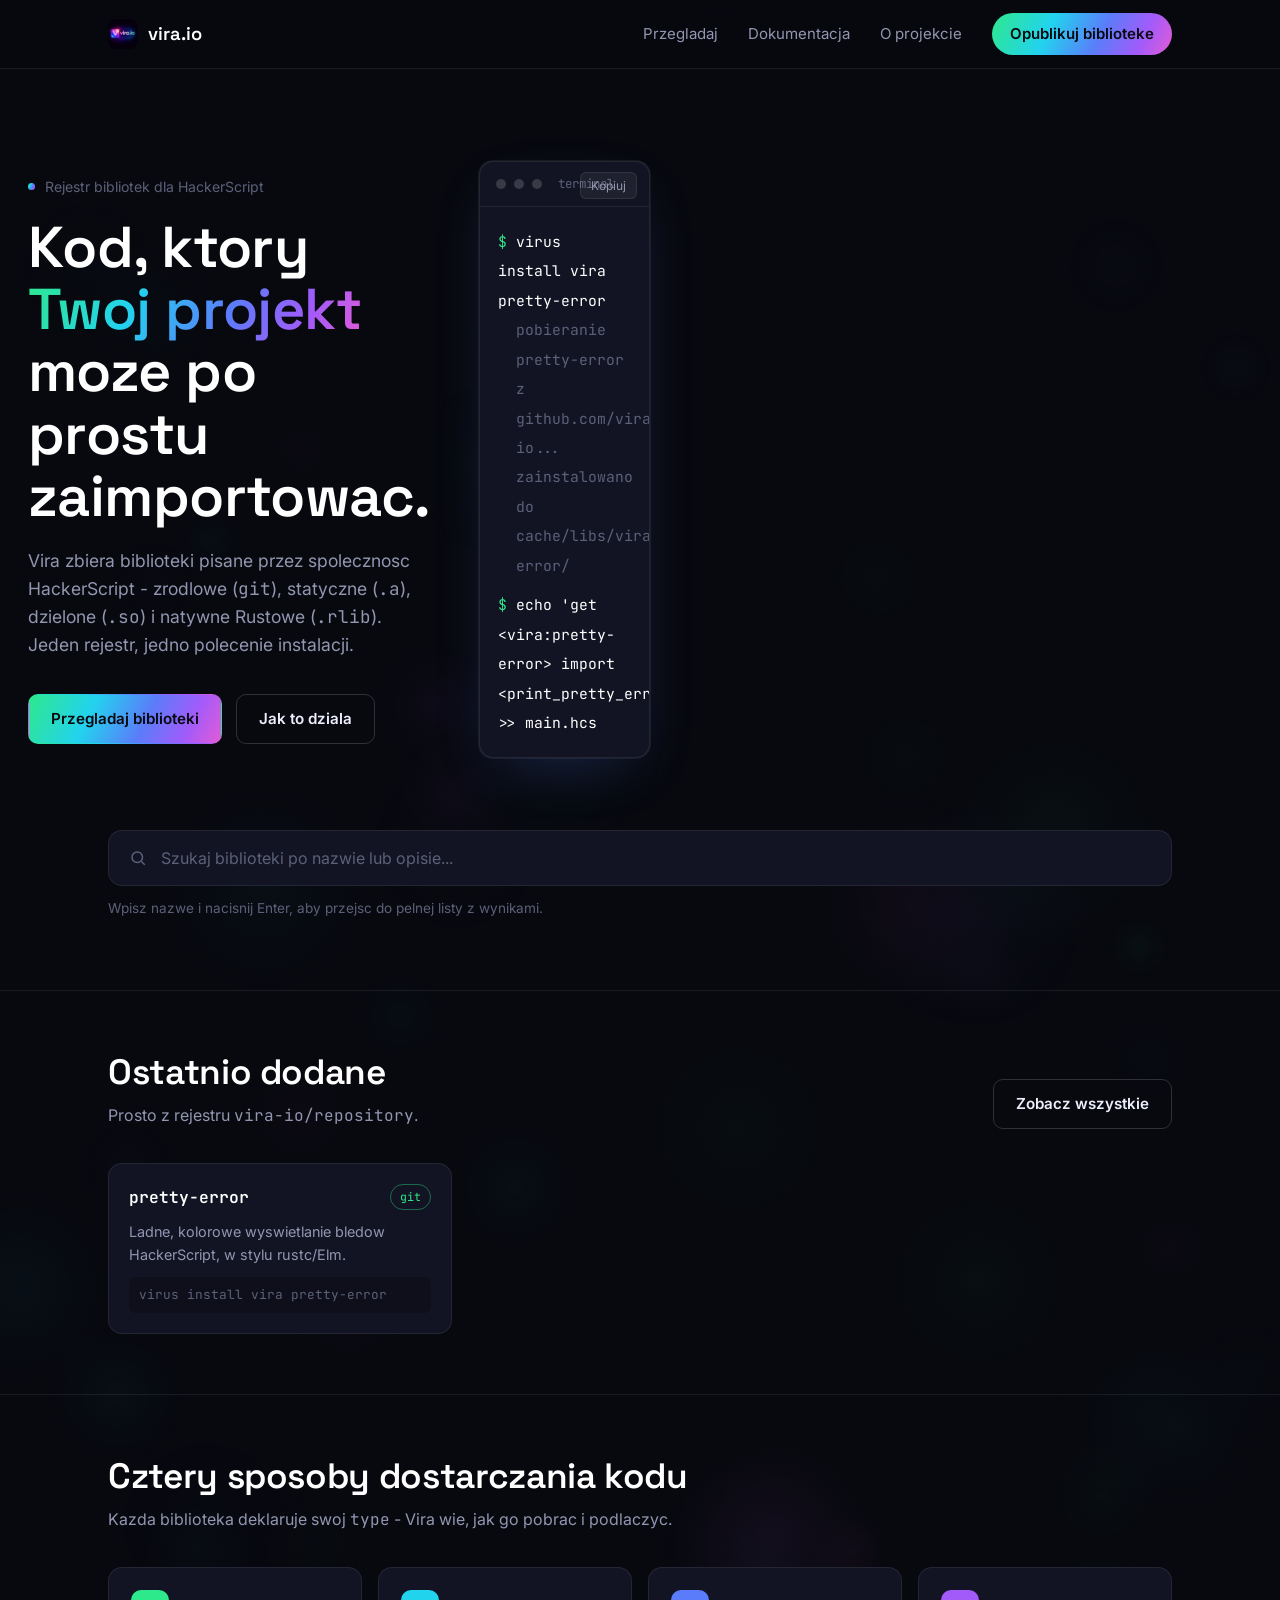
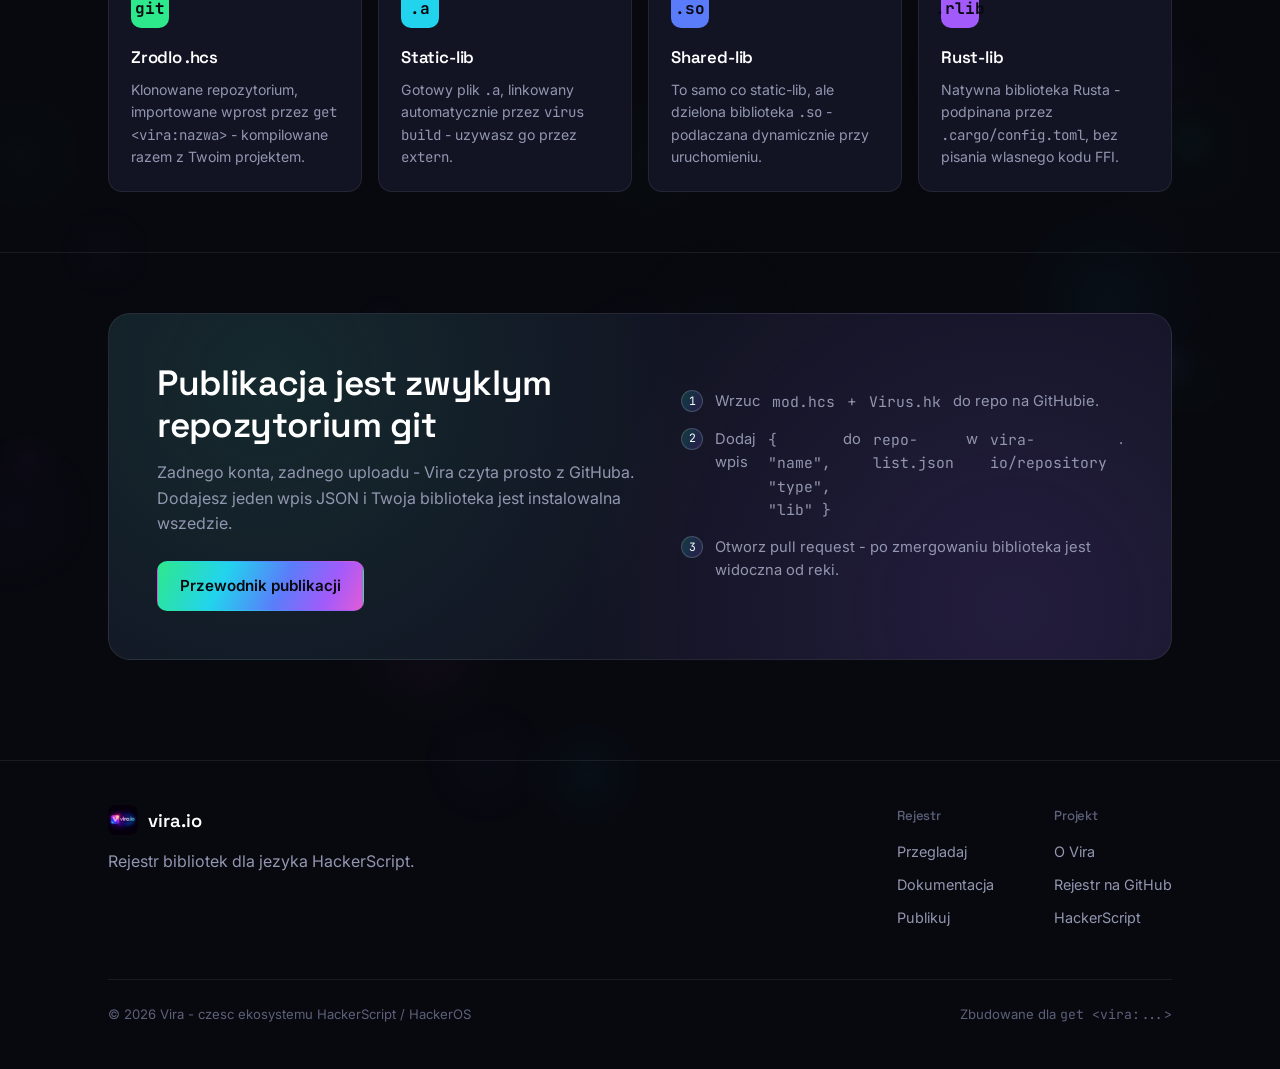
<file: index.html>
<!doctype html>
<html lang="pl">
<head>
<meta charset="utf-8" />
<meta name="viewport" content="width=device-width, initial-scale=1" />
<title>vira.io - rejestr bibliotek HackerScript</title>
<meta name="description" content="Vira to oficjalny rejestr bibliotek HackerScript - instaluj przez virus install vira, importuj przez get <vira:...>." />
<link rel="icon" href="images/logo.png" />
<link rel="preconnect" href="https://fonts.googleapis.com" />
<link href="https://fonts.googleapis.com/css2?family=Space+Grotesk:wght@500;600;700&family=Inter:wght@400;500;600&family=JetBrains+Mono:wght@400;500&display=swap" rel="stylesheet" />
<link rel="stylesheet" href="styles/main.css" />
</head>
<body>

<canvas id="bg-canvas"></canvas>

<nav class="site-nav">
  <div class="wrap">
    <a class="brand" href="index.html">
      <img src="images/logo.png" alt="" />
      vira.io
    </a>
    <div class="nav-links">
      <a href="pages/browse.html">Przegladaj</a>
      <a href="pages/docs.html">Dokumentacja</a>
      <a href="pages/about.html">O projekcie</a>
      <a class="nav-cta" href="pages/docs.html#publikowanie">Opublikuj biblioteke</a>
    </div>
    <button class="nav-toggle" aria-label="Menu">&#9776;</button>
  </div>
</nav>

<header class="hero">
  <div class="wrap" style="display:grid; grid-template-columns:1.15fr 0.85fr; gap:48px; align-items:center;">
    <div>
      <div class="eyebrow-line">
        <span class="dot"></span>
        Rejestr bibliotek dla HackerScript
      </div>
      <h1>Kod, ktory <span class="gradient-text">Twoj projekt</span><br />moze po prostu zaimportowac.</h1>
      <p class="lede">
        Vira zbiera biblioteki pisane przez spolecznosc HackerScript -
        zrodlowe (<code>git</code>), statyczne (<code>.a</code>), dzielone
        (<code>.so</code>) i natywne Rustowe (<code>.rlib</code>). Jeden
        rejestr, jedno polecenie instalacji.
      </p>
      <div class="hero-actions">
        <a class="btn btn-primary" href="pages/browse.html">Przegladaj biblioteki</a>
        <a class="btn btn-ghost" href="pages/docs.html">Jak to dziala</a>
      </div>
    </div>

    <div class="term-card">
      <button class="copy-btn" data-copy="virus install vira pretty-error">Kopiuj</button>
      <div class="term-bar">
        <span></span><span></span><span></span>
        <span class="label">terminal</span>
      </div>
      <div class="term-body">
        <div><span class="prompt">$</span> <span class="cmd">virus install vira pretty-error</span></div>
        <span class="out">pobieranie pretty-error z github.com/vira-io...</span>
        <span class="out">zainstalowano do cache/libs/vira/pretty-error/</span>
        <div style="margin-top:10px;"><span class="prompt">$</span> <span class="cmd">echo 'get &lt;vira:pretty-error&gt; import &lt;print_pretty_error&gt;' &gt;&gt; main.hcs</span></div>
      </div>
    </div>
  </div>
</header>

<section class="search-section">
  <div class="wrap">
    <div class="search-box">
      <svg class="search-icon" width="18" height="18" viewBox="0 0 24 24" fill="none" stroke="currentColor" stroke-width="2"><circle cx="11" cy="11" r="7"/><line x1="21" y1="21" x2="16.65" y2="16.65"/></svg>
      <input type="text" id="hero-search" placeholder="Szukaj biblioteki po nazwie lub opisie..." autocomplete="off" />
    </div>
    <p class="search-meta">Wpisz nazwe i nacisnij Enter, aby przejsc do pelnej listy z wynikami.</p>
  </div>
</section>

<section class="section" id="featured">
  <div class="wrap">
    <div class="section-head">
      <div>
        <h2>Ostatnio dodane</h2>
        <p>Prosto z rejestru <code>vira-io/repository</code>.</p>
      </div>
      <a class="btn btn-ghost" href="pages/browse.html">Zobacz wszystkie</a>
    </div>
    <div class="pkg-grid" id="featured-grid"></div>
  </div>
</section>

<section class="section">
  <div class="wrap">
    <div class="section-head">
      <div>
        <h2>Cztery sposoby dostarczania kodu</h2>
        <p>Kazda biblioteka deklaruje swoj <code>type</code> - Vira wie, jak go pobrac i podlaczyc.</p>
      </div>
    </div>
    <div class="type-grid">
      <div class="type-card">
        <div class="glyph" style="background:var(--c-green);">git</div>
        <h3>Zrodlo .hcs</h3>
        <p>Klonowane repozytorium, importowane wprost przez <code>get &lt;vira:nazwa&gt;</code> - kompilowane razem z Twoim projektem.</p>
      </div>
      <div class="type-card">
        <div class="glyph" style="background:var(--c-cyan);">.a</div>
        <h3>Static-lib</h3>
        <p>Gotowy plik <code>.a</code>, linkowany automatycznie przez <code>virus build</code> - uzywasz go przez <code>extern</code>.</p>
      </div>
      <div class="type-card">
        <div class="glyph" style="background:var(--c-blue);">.so</div>
        <h3>Shared-lib</h3>
        <p>To samo co static-lib, ale dzielona biblioteka <code>.so</code> - podlaczana dynamicznie przy uruchomieniu.</p>
      </div>
      <div class="type-card">
        <div class="glyph" style="background:var(--c-purple);">.rlib</div>
        <h3>Rust-lib</h3>
        <p>Natywna biblioteka Rusta - podpinana przez <code>.cargo/config.toml</code>, bez pisania wlasnego kodu FFI.</p>
      </div>
    </div>
  </div>
</section>

<section class="section">
  <div class="wrap">
    <div class="publish-cta">
      <div>
        <h2>Publikacja jest zwyklym repozytorium git</h2>
        <p>Zadnego konta, zadnego uploadu - Vira czyta prosto z GitHuba. Dodajesz jeden wpis JSON i Twoja biblioteka jest instalowalna wszedzie.</p>
        <div style="margin-top:24px;">
          <a class="btn btn-primary" href="pages/docs.html#publikowanie">Przewodnik publikacji</a>
        </div>
      </div>
      <ol class="step-list">
        <li><span class="num">1</span> Wrzuc <code>mod.hcs</code> + <code>Virus.hk</code> do repo na GitHubie.</li>
        <li><span class="num">2</span> Dodaj wpis <code>{ "name", "type", "lib" }</code> do <code>repo-list.json</code> w <code>vira-io/repository</code>.</li>
        <li><span class="num">3</span> Otworz pull request - po zmergowaniu biblioteka jest widoczna od reki.</li>
      </ol>
    </div>
  </div>
</section>

<footer class="site-footer">
  <div class="wrap">
    <div class="footer-grid">
      <div>
        <a class="brand" href="index.html"><img src="images/logo.png" alt="" />vira.io</a>
        <p style="margin-top:14px; max-width:32ch;">Rejestr bibliotek dla jezyka HackerScript.</p>
      </div>
      <div class="footer-cols">
        <div class="footer-col">
          <h4>Rejestr</h4>
          <a href="pages/browse.html">Przegladaj</a>
          <a href="pages/docs.html">Dokumentacja</a>
          <a href="pages/docs.html#publikowanie">Publikuj</a>
        </div>
        <div class="footer-col">
          <h4>Projekt</h4>
          <a href="pages/about.html">O Vira</a>
          <a href="https://github.com/vira-io/repository">Rejestr na GitHub</a>
          <a href="https://github.com/HackerOS-Linux-System/HackerScript">HackerScript</a>
        </div>
      </div>
    </div>
    <div class="footer-bottom">
      <span>&copy; 2026 Vira - czesc ekosystemu HackerScript / HackerOS</span>
      <span>Zbudowane dla <code>get &lt;vira:...&gt;</code></span>
    </div>
  </div>
</footer>

<script src="js/packages.js"></script>
<script src="js/main.js"></script>
<script>
  ViraPackages.loadInto(document.getElementById("featured-grid"), { limit: 6 });

  const heroSearch = document.getElementById("hero-search");
  heroSearch.addEventListener("keydown", (e) => {
    if (e.key === "Enter" && heroSearch.value.trim()) {
      window.location.href = "pages/browse.html?q=" + encodeURIComponent(heroSearch.value.trim());
    }
  });
</script>
</body>
</html>
</file>
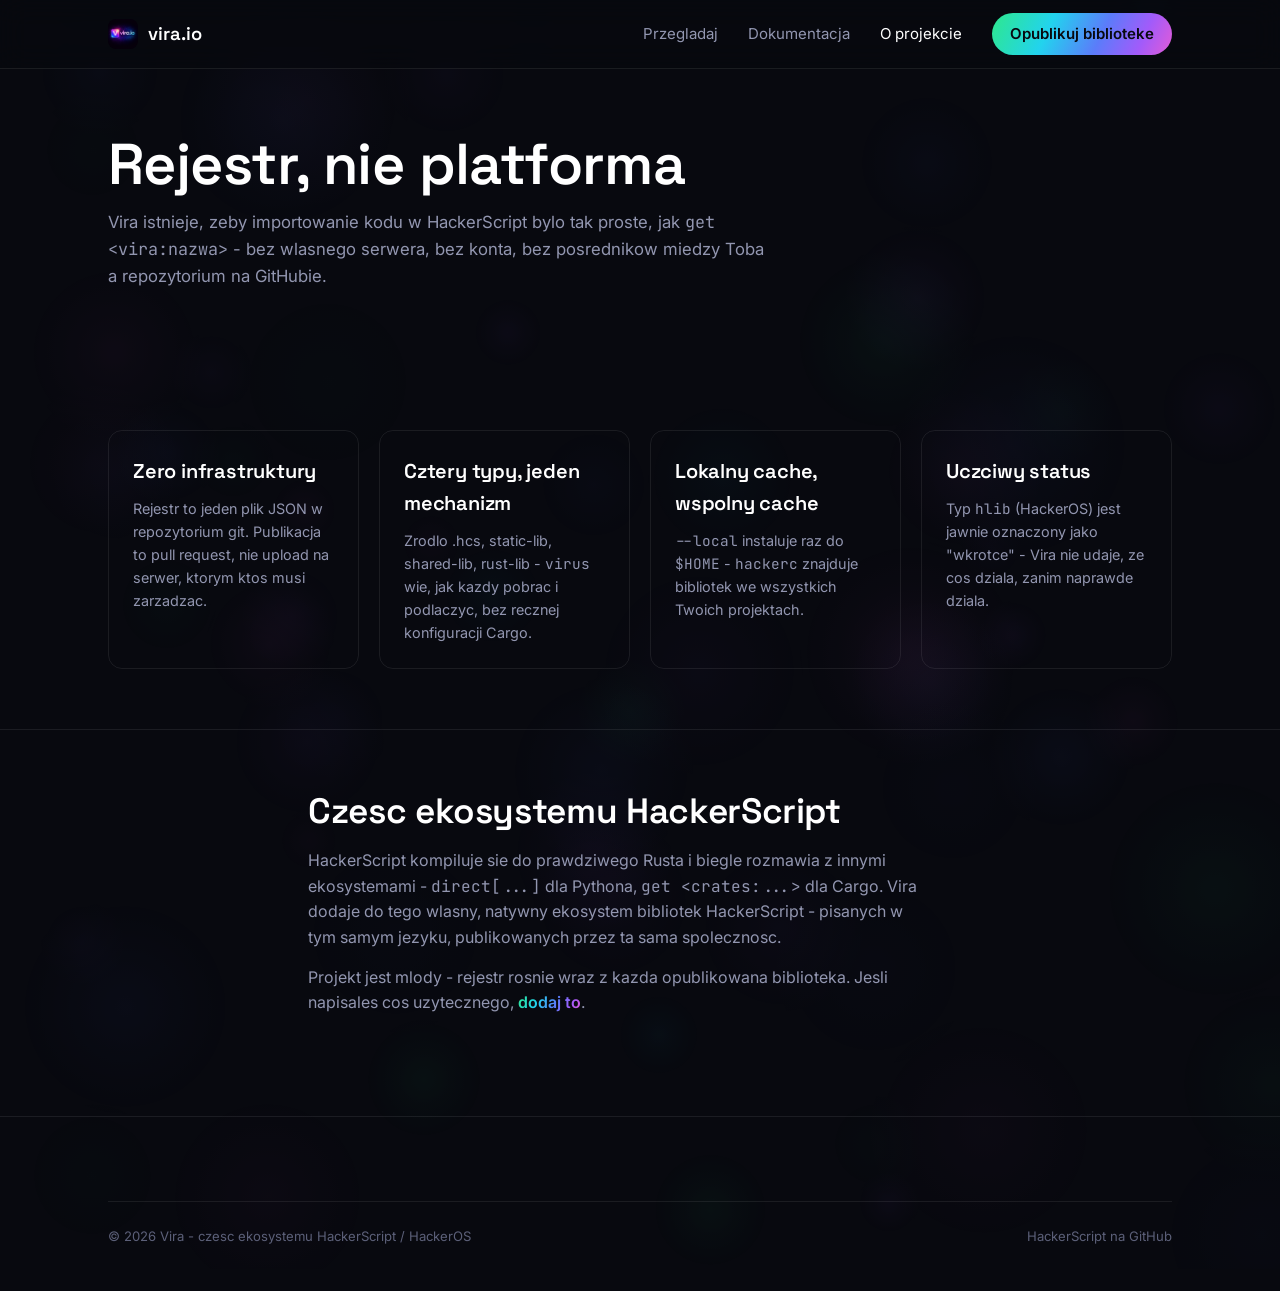
<file: pages/about.html>
<!doctype html>
<html lang="pl">
<head>
<meta charset="utf-8" />
<meta name="viewport" content="width=device-width, initial-scale=1" />
<title>O projekcie - vira.io</title>
<link rel="icon" href="../images/logo.png" />
<link rel="preconnect" href="https://fonts.googleapis.com" />
<link href="https://fonts.googleapis.com/css2?family=Space+Grotesk:wght@500;600;700&family=Inter:wght@400;500;600&family=JetBrains+Mono:wght@400;500&display=swap" rel="stylesheet" />
<link rel="stylesheet" href="../styles/main.css" />
</head>
<body>

<canvas id="bg-canvas"></canvas>

<nav class="site-nav">
  <div class="wrap">
    <a class="brand" href="../index.html">
      <img src="../images/logo.png" alt="" />
      vira.io
    </a>
    <div class="nav-links">
      <a href="browse.html">Przegladaj</a>
      <a href="docs.html">Dokumentacja</a>
      <a href="about.html" class="active">O projekcie</a>
      <a class="nav-cta" href="docs.html#publikowanie">Opublikuj biblioteke</a>
    </div>
    <button class="nav-toggle" aria-label="Menu">&#9776;</button>
  </div>
</nav>

<header class="page-header">
  <div class="wrap">
    <h1>Rejestr, nie platforma</h1>
    <p class="lede" style="max-width:60ch; font-size:1.05rem;">
      Vira istnieje, zeby importowanie kodu w HackerScript bylo tak proste,
      jak <code>get &lt;vira:nazwa&gt;</code> - bez wlasnego serwera,
      bez konta, bez posrednikow miedzy Toba a repozytorium na GitHubie.
    </p>
  </div>
</header>

<section class="section" style="border-top:none;">
  <div class="wrap">
    <div class="about-values">
      <div class="value-card">
        <h3>Zero infrastruktury</h3>
        <p>Rejestr to jeden plik JSON w repozytorium git. Publikacja to pull request, nie upload na serwer, ktorym ktos musi zarzadzac.</p>
      </div>
      <div class="value-card">
        <h3>Cztery typy, jeden mechanizm</h3>
        <p>Zrodlo .hcs, static-lib, shared-lib, rust-lib - <code>virus</code> wie, jak kazdy pobrac i podlaczyc, bez recznej konfiguracji Cargo.</p>
      </div>
      <div class="value-card">
        <h3>Lokalny cache, wspolny cache</h3>
        <p><code>--local</code> instaluje raz do <code>$HOME</code> - <code>hackerc</code> znajduje bibliotek we wszystkich Twoich projektach.</p>
      </div>
      <div class="value-card">
        <h3>Uczciwy status</h3>
        <p>Typ <code>hlib</code> (HackerOS) jest jawnie oznaczony jako "wkrotce" - Vira nie udaje, ze cos dziala, zanim naprawde dziala.</p>
      </div>
    </div>
  </div>
</section>

<section class="section">
  <div class="wrap" style="max-width: 720px;">
    <h2>Czesc ekosystemu HackerScript</h2>
    <p style="margin-top:16px;">
      HackerScript kompiluje sie do prawdziwego Rusta i biegle rozmawia z innymi
      ekosystemami - <code>direct[...]</code> dla Pythona,
      <code>get &lt;crates:...&gt;</code> dla Cargo. Vira dodaje do tego wlasny,
      natywny ekosystem bibliotek HackerScript - pisanych w tym samym jezyku,
      publikowanych przez ta sama spolecznosc.
    </p>
    <p style="margin-top:14px;">
      Projekt jest mlody - rejestr rosnie wraz z kazda opublikowana biblioteka.
      Jesli napisales cos uzytecznego, <a href="docs.html#publikowanie" class="gradient-text" style="font-weight:600;">dodaj to</a>.
    </p>
  </div>
</section>

<footer class="site-footer">
  <div class="wrap">
    <div class="footer-bottom">
      <span>&copy; 2026 Vira - czesc ekosystemu HackerScript / HackerOS</span>
      <a href="https://github.com/HackerOS-Linux-System/HackerScript">HackerScript na GitHub</a>
    </div>
  </div>
</footer>

<script src="../js/main.js"></script>
</body>
</html>
</file>
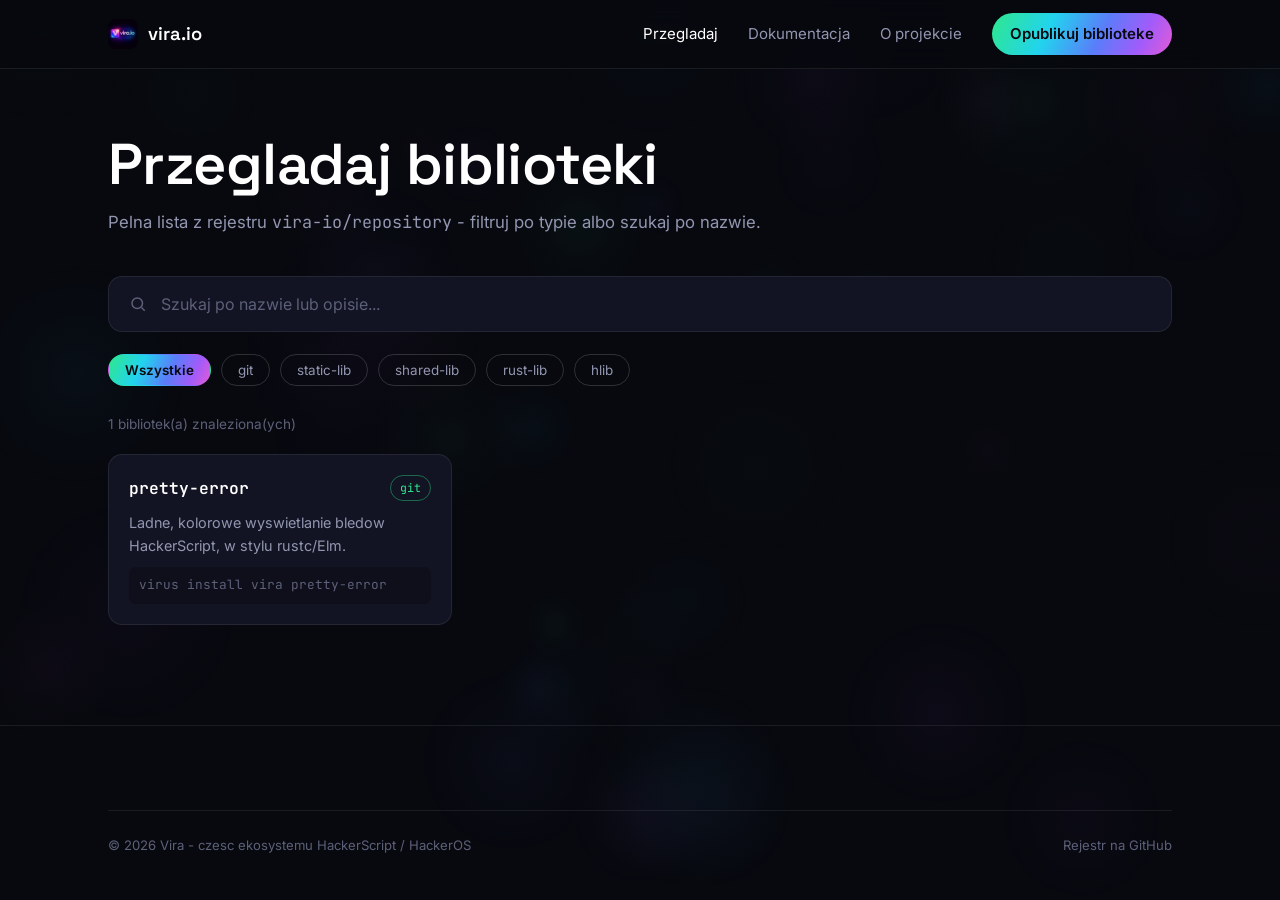
<file: pages/browse.html>
<!doctype html>
<html lang="pl">
<head>
<meta charset="utf-8" />
<meta name="viewport" content="width=device-width, initial-scale=1" />
<title>Przegladaj biblioteki - vira.io</title>
<link rel="icon" href="../images/logo.png" />
<link rel="preconnect" href="https://fonts.googleapis.com" />
<link href="https://fonts.googleapis.com/css2?family=Space+Grotesk:wght@500;600;700&family=Inter:wght@400;500;600&family=JetBrains+Mono:wght@400;500&display=swap" rel="stylesheet" />
<link rel="stylesheet" href="../styles/main.css" />
</head>
<body>

<canvas id="bg-canvas"></canvas>

<nav class="site-nav">
  <div class="wrap">
    <a class="brand" href="../index.html">
      <img src="../images/logo.png" alt="" />
      vira.io
    </a>
    <div class="nav-links">
      <a href="browse.html" class="active">Przegladaj</a>
      <a href="docs.html">Dokumentacja</a>
      <a href="about.html">O projekcie</a>
      <a class="nav-cta" href="docs.html#publikowanie">Opublikuj biblioteke</a>
    </div>
    <button class="nav-toggle" aria-label="Menu">&#9776;</button>
  </div>
</nav>

<header class="page-header">
  <div class="wrap">
    <h1>Przegladaj biblioteki</h1>
    <p>Pelna lista z rejestru <code>vira-io/repository</code> - filtruj po typie albo szukaj po nazwie.</p>
  </div>
</header>

<section class="section" style="border-top:none; padding-top:0;">
  <div class="wrap">
    <div class="search-box" style="margin-bottom: 22px;">
      <svg class="search-icon" width="18" height="18" viewBox="0 0 24 24" fill="none" stroke="currentColor" stroke-width="2"><circle cx="11" cy="11" r="7"/><line x1="21" y1="21" x2="16.65" y2="16.65"/></svg>
      <input type="text" id="search-input" placeholder="Szukaj po nazwie lub opisie..." autocomplete="off" />
    </div>

    <div class="filter-bar" id="filter-bar">
      <button class="filter-chip active" data-type="all">Wszystkie</button>
      <button class="filter-chip" data-type="git">git</button>
      <button class="filter-chip" data-type="static-lib">static-lib</button>
      <button class="filter-chip" data-type="shared-lib">shared-lib</button>
      <button class="filter-chip" data-type="rust-lib">rust-lib</button>
      <button class="filter-chip" data-type="hlib">hlib</button>
    </div>

    <p class="search-meta" id="result-count" style="margin-bottom: 18px;"></p>

    <div class="pkg-grid" id="results-grid"></div>
  </div>
</section>

<footer class="site-footer">
  <div class="wrap">
    <div class="footer-bottom">
      <span>&copy; 2026 Vira - czesc ekosystemu HackerScript / HackerOS</span>
      <a href="https://github.com/vira-io/repository">Rejestr na GitHub</a>
    </div>
  </div>
</footer>

<script src="../js/packages.js"></script>
<script src="../js/main.js"></script>
<script>
  let allPackages = [];
  let currentType = "all";
  let currentQuery = new URLSearchParams(window.location.search).get("q") || "";

  const grid = document.getElementById("results-grid");
  const countEl = document.getElementById("result-count");
  const searchInput = document.getElementById("search-input");
  searchInput.value = currentQuery;

  function applyFilters() {
    let result = ViraPackages.filterByType(allPackages, currentType);
    result = ViraPackages.search(result, currentQuery);
    ViraPackages.renderGrid(grid, result);
    countEl.textContent = result.length + " bibliotek(a) znaleziona(ych)" + (currentQuery ? ` dla "${currentQuery}"` : "");
  }

  ViraPackages.loadInto(grid, {
    onLoaded: (pkgs) => {
      allPackages = pkgs;
      applyFilters();
    },
  });

  searchInput.addEventListener("input", (e) => {
    currentQuery = e.target.value;
    applyFilters();
  });

  document.querySelectorAll(".filter-chip").forEach((chip) => {
    chip.addEventListener("click", () => {
      document.querySelectorAll(".filter-chip").forEach((c) => c.classList.remove("active"));
      chip.classList.add("active");
      currentType = chip.getAttribute("data-type");
      applyFilters();
    });
  });
</script>
</body>
</html>
</file>
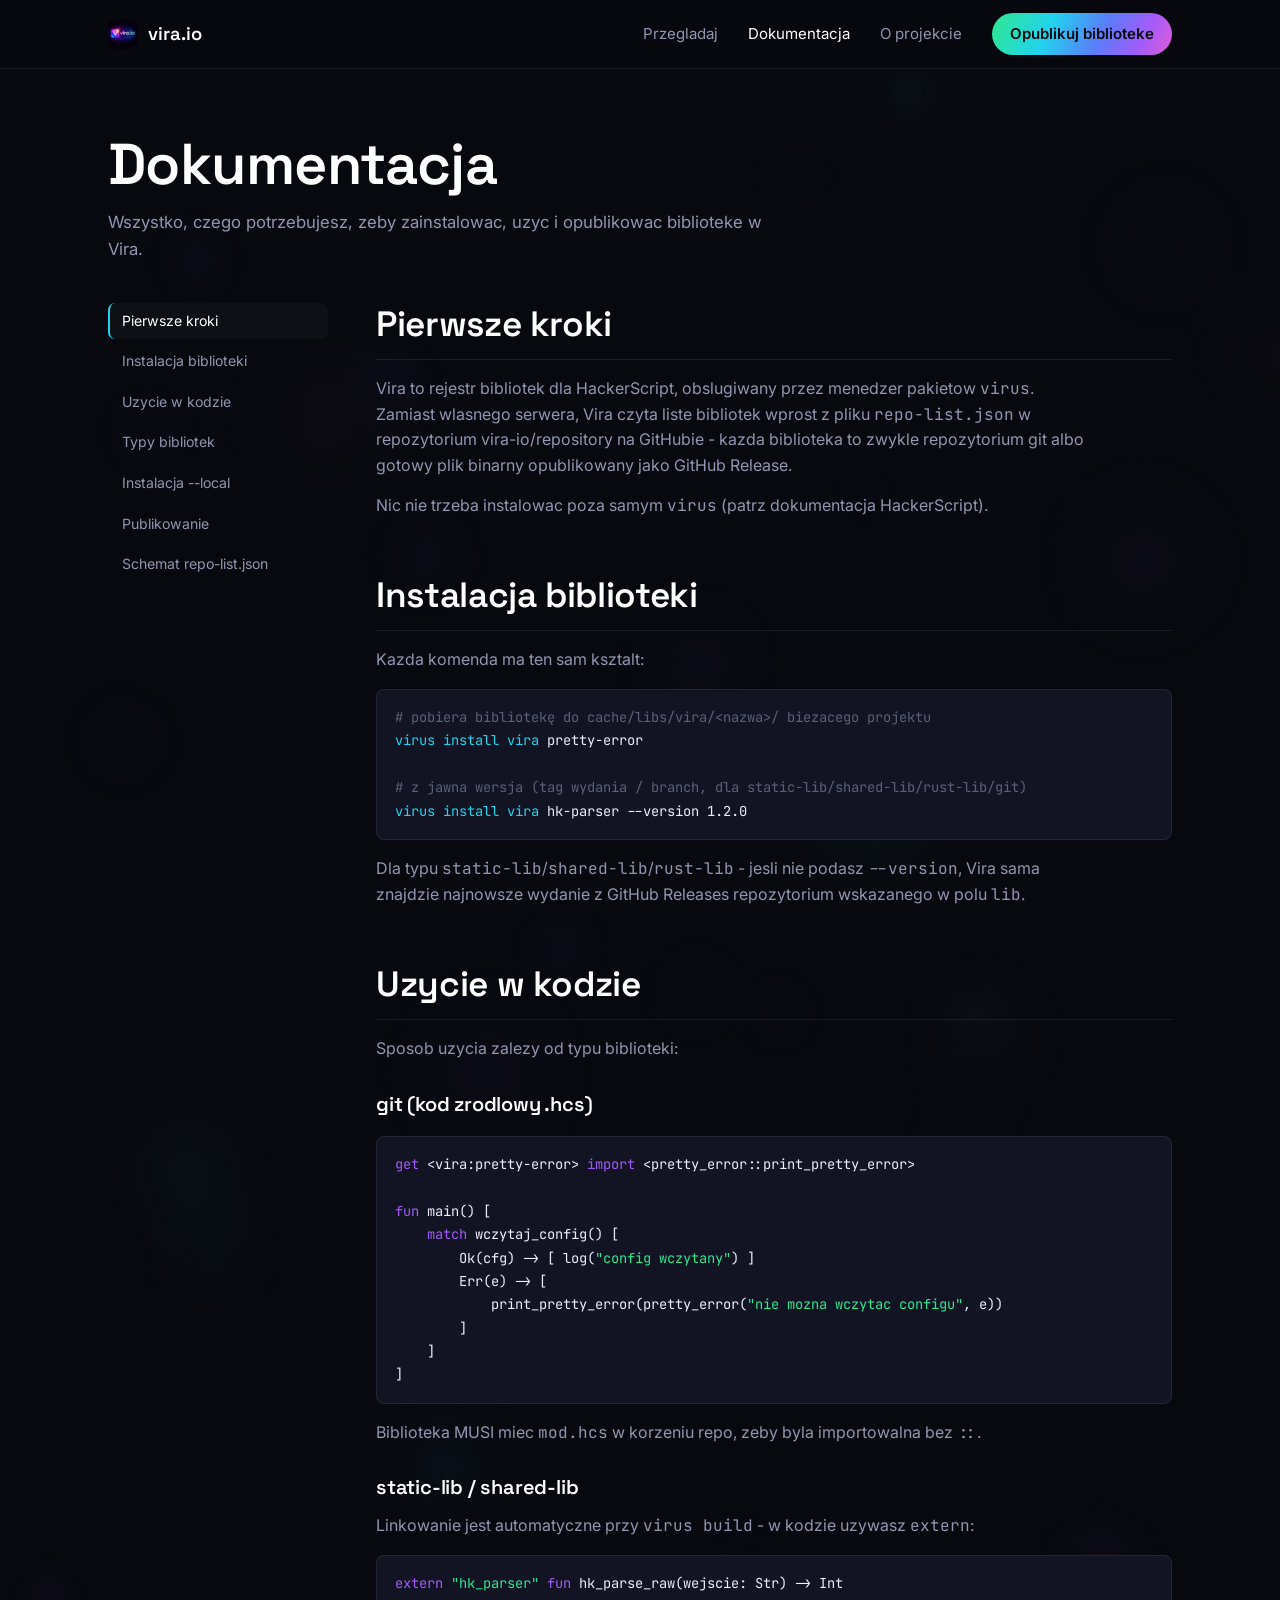
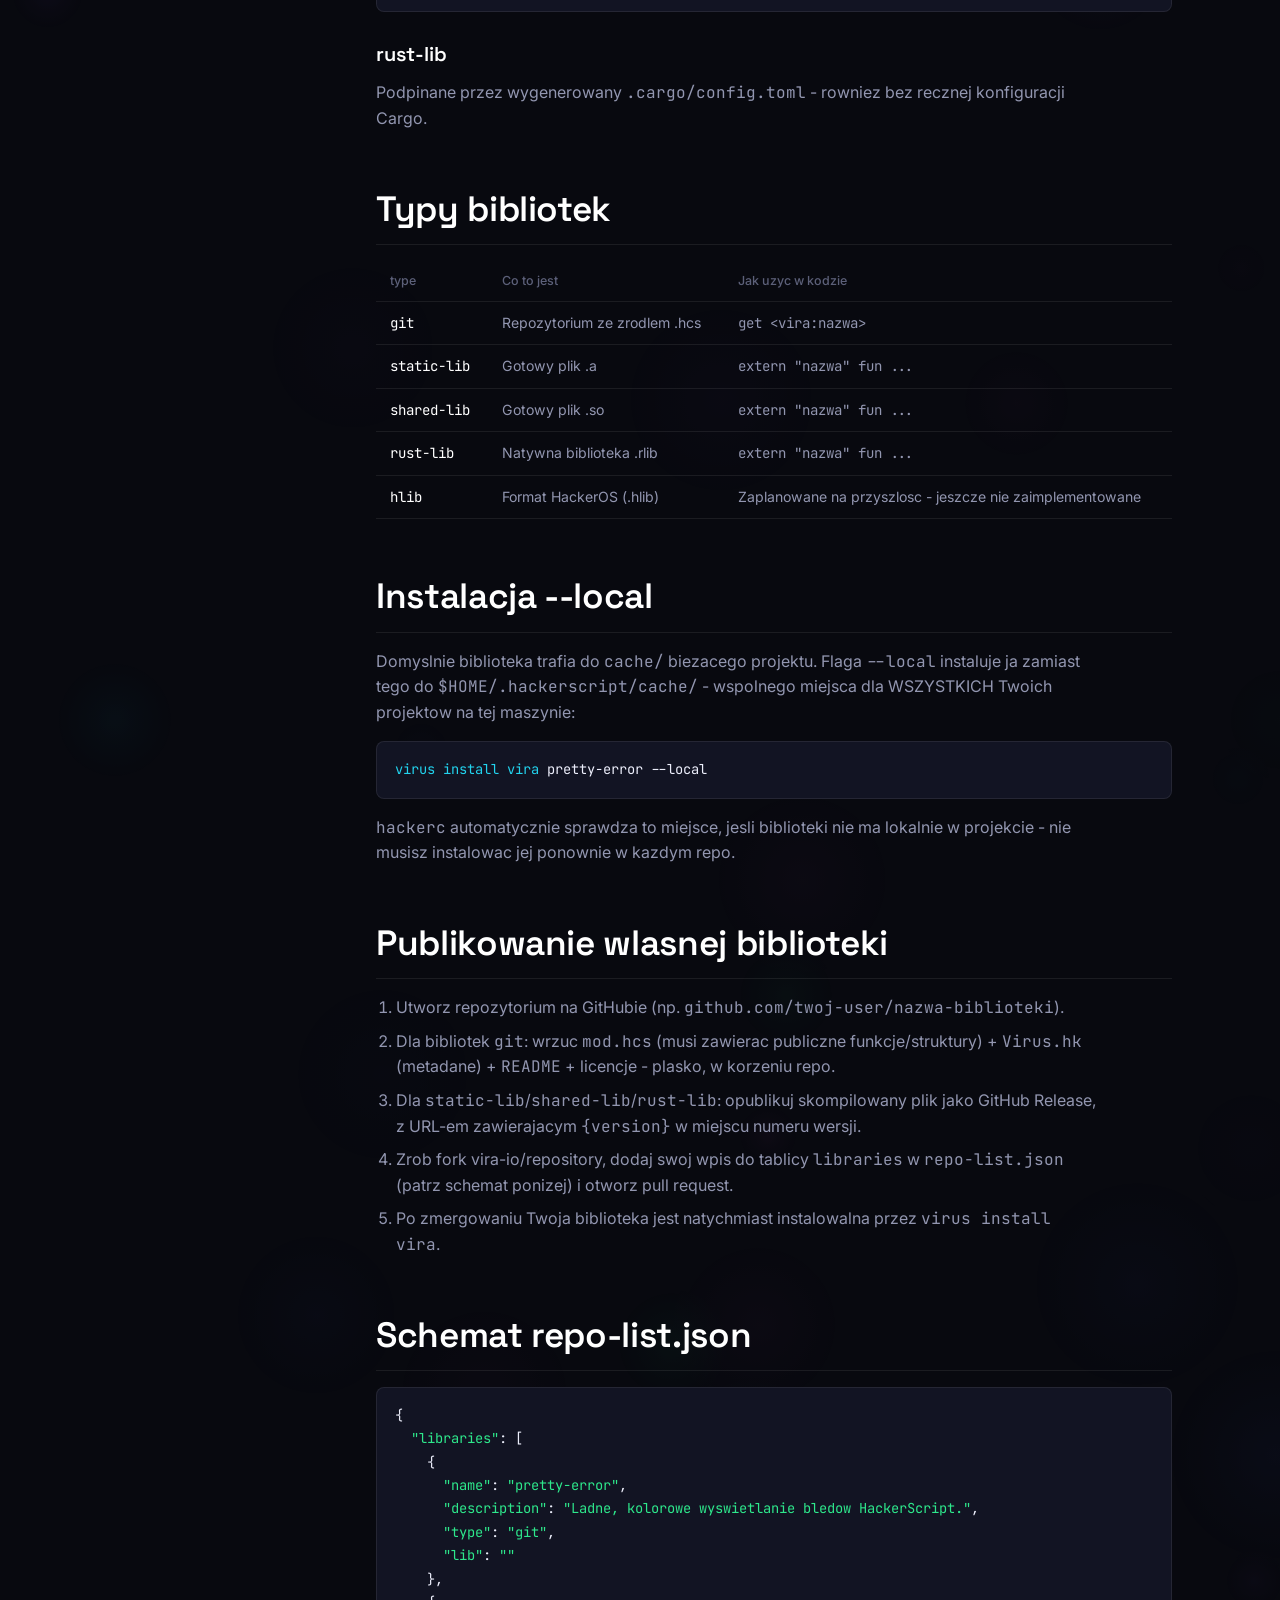
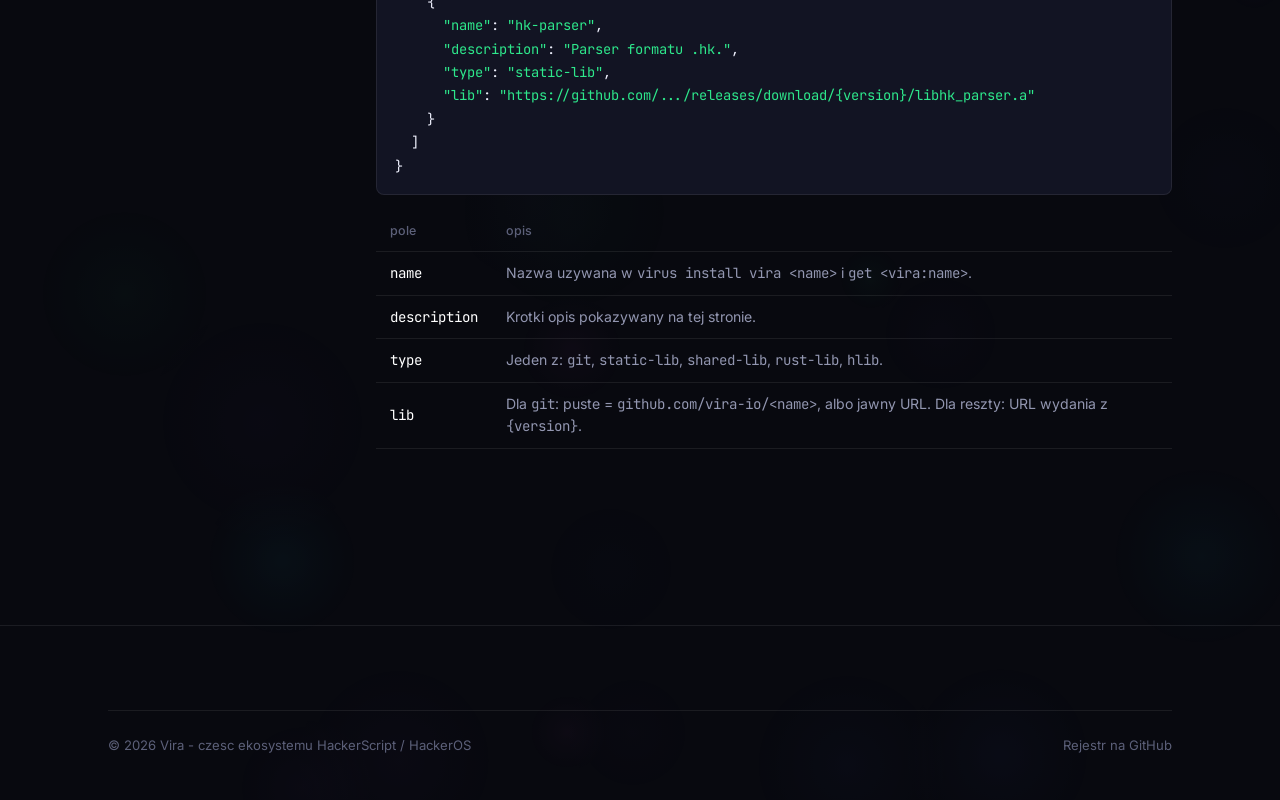
<file: pages/docs.html>
<!doctype html>
<html lang="pl">
<head>
<meta charset="utf-8" />
<meta name="viewport" content="width=device-width, initial-scale=1" />
<title>Dokumentacja - vira.io</title>
<link rel="icon" href="../images/logo.png" />
<link rel="preconnect" href="https://fonts.googleapis.com" />
<link href="https://fonts.googleapis.com/css2?family=Space+Grotesk:wght@500;600;700&family=Inter:wght@400;500;600&family=JetBrains+Mono:wght@400;500&display=swap" rel="stylesheet" />
<link rel="stylesheet" href="../styles/main.css" />
</head>
<body>

<canvas id="bg-canvas"></canvas>

<nav class="site-nav">
  <div class="wrap">
    <a class="brand" href="../index.html">
      <img src="../images/logo.png" alt="" />
      vira.io
    </a>
    <div class="nav-links">
      <a href="browse.html">Przegladaj</a>
      <a href="docs.html" class="active">Dokumentacja</a>
      <a href="about.html">O projekcie</a>
      <a class="nav-cta" href="docs.html#publikowanie">Opublikuj biblioteke</a>
    </div>
    <button class="nav-toggle" aria-label="Menu">&#9776;</button>
  </div>
</nav>

<header class="page-header">
  <div class="wrap">
    <h1>Dokumentacja</h1>
    <p>Wszystko, czego potrzebujesz, zeby zainstalowac, uzyc i opublikowac biblioteke w Vira.</p>
  </div>
</header>

<div class="wrap docs-layout">
  <nav class="docs-nav">
    <a href="#poczatek" class="active">Pierwsze kroki</a>
    <a href="#instalacja">Instalacja biblioteki</a>
    <a href="#uzycie">Uzycie w kodzie</a>
    <a href="#typy">Typy bibliotek</a>
    <a href="#lokalne">Instalacja --local</a>
    <a href="#publikowanie">Publikowanie</a>
    <a href="#schema">Schemat repo-list.json</a>
  </nav>

  <div class="docs-content">

    <section id="poczatek">
      <h2>Pierwsze kroki</h2>
      <p>
        Vira to rejestr bibliotek dla <a href="https://github.com/HackerOS-Linux-System/HackerScript">HackerScript</a>,
        obslugiwany przez menedzer pakietow <code>virus</code>. Zamiast wlasnego serwera,
        Vira czyta liste bibliotek wprost z pliku
        <code>repo-list.json</code> w repozytorium
        <a href="https://github.com/vira-io/repository">vira-io/repository</a> na GitHubie -
        kazda biblioteka to zwykle repozytorium git albo gotowy plik binarny opublikowany
        jako GitHub Release.
      </p>
      <p>Nic nie trzeba instalowac poza samym <code>virus</code> (patrz dokumentacja HackerScript).</p>
    </section>

    <section id="instalacja">
      <h2>Instalacja biblioteki</h2>
      <p>Kazda komenda ma ten sam ksztalt:</p>
      <pre class="code-block"><span class="c"># pobiera bibliotekę do cache/libs/vira/&lt;nazwa&gt;/ biezacego projektu</span>
<span class="f">virus install vira</span> pretty-error

<span class="c"># z jawna wersja (tag wydania / branch, dla static-lib/shared-lib/rust-lib/git)</span>
<span class="f">virus install vira</span> hk-parser --version 1.2.0</pre>
      <p>
        Dla typu <code>static-lib</code>/<code>shared-lib</code>/<code>rust-lib</code> - jesli
        nie podasz <code>--version</code>, Vira sama znajdzie najnowsze wydanie z GitHub Releases
        repozytorium wskazanego w polu <code>lib</code>.
      </p>
    </section>

    <section id="uzycie">
      <h2>Uzycie w kodzie</h2>
      <p>Sposob uzycia zalezy od typu biblioteki:</p>

      <h3>git (kod zrodlowy .hcs)</h3>
      <pre class="code-block"><span class="k">get</span> &lt;vira:pretty-error&gt; <span class="k">import</span> &lt;pretty_error::print_pretty_error&gt;

<span class="k">fun</span> main() [
    <span class="k">match</span> wczytaj_config() [
        Ok(cfg) -> [ log(<span class="s">"config wczytany"</span>) ]
        Err(e) -> [
            print_pretty_error(pretty_error(<span class="s">"nie mozna wczytac configu"</span>, e))
        ]
    ]
]</pre>
      <p>Biblioteka MUSI miec <code>mod.hcs</code> w korzeniu repo, zeby byla importowalna bez <code>::</code>.</p>

      <h3>static-lib / shared-lib</h3>
      <p>Linkowanie jest automatyczne przy <code>virus build</code> - w kodzie uzywasz <code>extern</code>:</p>
      <pre class="code-block"><span class="k">extern</span> <span class="s">"hk_parser"</span> <span class="k">fun</span> hk_parse_raw(wejscie: Str) -> Int</pre>

      <h3>rust-lib</h3>
      <p>Podpinane przez wygenerowany <code>.cargo/config.toml</code> - rowniez bez recznej konfiguracji Cargo.</p>
    </section>

    <section id="typy">
      <h2>Typy bibliotek</h2>
      <table class="schema-table">
        <thead>
          <tr><th>type</th><th>Co to jest</th><th>Jak uzyc w kodzie</th></tr>
        </thead>
        <tbody>
          <tr><td>git</td><td>Repozytorium ze zrodlem .hcs</td><td><code>get &lt;vira:nazwa&gt;</code></td></tr>
          <tr><td>static-lib</td><td>Gotowy plik .a</td><td><code>extern "nazwa" fun ...</code></td></tr>
          <tr><td>shared-lib</td><td>Gotowy plik .so</td><td><code>extern "nazwa" fun ...</code></td></tr>
          <tr><td>rust-lib</td><td>Natywna biblioteka .rlib</td><td><code>extern "nazwa" fun ...</code></td></tr>
          <tr><td>hlib</td><td>Format HackerOS (.hlib)</td><td>Zaplanowane na przyszlosc - jeszcze nie zaimplementowane</td></tr>
        </tbody>
      </table>
    </section>

    <section id="lokalne">
      <h2>Instalacja --local</h2>
      <p>
        Domyslnie biblioteka trafia do <code>cache/</code> biezacego projektu. Flaga
        <code>--local</code> instaluje ja zamiast tego do
        <code>$HOME/.hackerscript/cache/</code> - wspolnego miejsca dla
        WSZYSTKICH Twoich projektow na tej maszynie:
      </p>
      <pre class="code-block"><span class="f">virus install vira</span> pretty-error --local</pre>
      <p>
        <code>hackerc</code> automatycznie sprawdza to miejsce, jesli biblioteki nie ma
        lokalnie w projekcie - nie musisz instalowac jej ponownie w kazdym repo.
      </p>
    </section>

    <section id="publikowanie">
      <h2>Publikowanie wlasnej biblioteki</h2>
      <ol>
        <li>Utworz repozytorium na GitHubie (np. <code>github.com/twoj-user/nazwa-biblioteki</code>).</li>
        <li>
          Dla bibliotek <code>git</code>: wrzuc <code>mod.hcs</code> (musi zawierac
          publiczne funkcje/struktury) + <code>Virus.hk</code> (metadane) + <code>README</code> +
          licencje - plasko, w korzeniu repo.
        </li>
        <li>
          Dla <code>static-lib</code>/<code>shared-lib</code>/<code>rust-lib</code>: opublikuj
          skompilowany plik jako GitHub Release, z URL-em zawierajacym <code>{version}</code>
          w miejscu numeru wersji.
        </li>
        <li>
          Zrob fork <a href="https://github.com/vira-io/repository">vira-io/repository</a>,
          dodaj swoj wpis do tablicy <code>libraries</code> w <code>repo-list.json</code>
          (patrz schemat ponizej) i otworz pull request.
        </li>
        <li>Po zmergowaniu Twoja biblioteka jest natychmiast instalowalna przez <code>virus install vira</code>.</li>
      </ol>
    </section>

    <section id="schema">
      <h2>Schemat repo-list.json</h2>
      <pre class="code-block">{
  <span class="s">"libraries"</span>: [
    {
      <span class="s">"name"</span>: <span class="s">"pretty-error"</span>,
      <span class="s">"description"</span>: <span class="s">"Ladne, kolorowe wyswietlanie bledow HackerScript."</span>,
      <span class="s">"type"</span>: <span class="s">"git"</span>,
      <span class="s">"lib"</span>: <span class="s">""</span>
    },
    {
      <span class="s">"name"</span>: <span class="s">"hk-parser"</span>,
      <span class="s">"description"</span>: <span class="s">"Parser formatu .hk."</span>,
      <span class="s">"type"</span>: <span class="s">"static-lib"</span>,
      <span class="s">"lib"</span>: <span class="s">"https://github.com/.../releases/download/{version}/libhk_parser.a"</span>
    }
  ]
}</pre>
      <table class="schema-table">
        <thead><tr><th>pole</th><th>opis</th></tr></thead>
        <tbody>
          <tr><td>name</td><td>Nazwa uzywana w <code>virus install vira &lt;name&gt;</code> i <code>get &lt;vira:name&gt;</code>.</td></tr>
          <tr><td>description</td><td>Krotki opis pokazywany na tej stronie.</td></tr>
          <tr><td>type</td><td>Jeden z: <code>git</code>, <code>static-lib</code>, <code>shared-lib</code>, <code>rust-lib</code>, <code>hlib</code>.</td></tr>
          <tr><td>lib</td><td>Dla <code>git</code>: puste = <code>github.com/vira-io/&lt;name&gt;</code>, albo jawny URL. Dla reszty: URL wydania z <code>{version}</code>.</td></tr>
        </tbody>
      </table>
    </section>

  </div>
</div>

<footer class="site-footer">
  <div class="wrap">
    <div class="footer-bottom">
      <span>&copy; 2026 Vira - czesc ekosystemu HackerScript / HackerOS</span>
      <a href="https://github.com/vira-io/repository">Rejestr na GitHub</a>
    </div>
  </div>
</footer>

<script src="../js/main.js"></script>
</body>
</html>
</file>
<file: styles/main.css>
:root {
  /* -- kolory bazowe -- */
  --bg: #08090f;
  --bg-raised: #0e0f1a;
  --bg-card: #121423;
  --border: rgba(255, 255, 255, 0.08);
  --border-strong: rgba(255, 255, 255, 0.16);
  --text: #eceefb;
  --text-dim: #9296b0;
  --text-faint: #5c6079;

  /* -- rodzina gradientu marki (z logo) -- */
  --c-green: #2ee88c;
  --c-cyan: #22d3ee;
  --c-blue: #5b7cfa;
  --c-purple: #a25bfa;
  --c-pink: #e35bd6;

  --gradient-brand: linear-gradient(115deg, var(--c-green) 0%, var(--c-cyan) 32%, var(--c-blue) 60%, var(--c-purple) 82%, var(--c-pink) 100%);
  --gradient-brand-soft: linear-gradient(115deg, rgba(46, 232, 140, 0.16), rgba(34, 211, 238, 0.16), rgba(91, 124, 250, 0.16), rgba(162, 91, 250, 0.16));

  --radius-s: 8px;
  --radius-m: 14px;
  --radius-l: 22px;

  --shadow-glow: 0 0 0 1px rgba(255, 255, 255, 0.06), 0 20px 60px -20px rgba(91, 124, 250, 0.25);

  --font-display: "Space Grotesk", "Segoe UI", sans-serif;
  --font-body: "Inter", "Segoe UI", sans-serif;
  --font-mono: "JetBrains Mono", "SFMono-Regular", Consolas, monospace;
}

* {
  box-sizing: border-box;
}

html {
  scroll-behavior: smooth;
}

body {
  margin: 0;
  background: var(--bg);
  color: var(--text);
  font-family: var(--font-body);
  font-size: 16px;
  line-height: 1.6;
  -webkit-font-smoothing: antialiased;
  overflow-x: hidden;
}

/* Kosmiczne tlo (canvas rysowany przez js/main.js) - ten sam nastroj co
   bokeh za logiem, bardzo subtelny, nigdy nie odwraca uwagi od tresci. */
#bg-canvas {
  position: fixed;
  inset: 0;
  z-index: 0;
  pointer-events: none;
  opacity: 0.55;
}

a {
  color: inherit;
  text-decoration: none;
}

img {
  max-width: 100%;
  display: block;
}

.wrap {
  max-width: 1120px;
  margin: 0 auto;
  padding: 0 28px;
  position: relative;
  z-index: 1;
}

h1, h2, h3, h4 {
  font-family: var(--font-display);
  font-weight: 600;
  letter-spacing: -0.01em;
  margin: 0;
  color: #fff;
}

h1 { font-size: clamp(2.4rem, 5vw, 3.6rem); line-height: 1.08; }
h2 { font-size: clamp(1.7rem, 3vw, 2.2rem); line-height: 1.2; }
h3 { font-size: 1.25rem; }

p { margin: 0; color: var(--text-dim); max-width: 62ch; }

code, pre {
  font-family: var(--font-mono);
}

.gradient-text {
  background: var(--gradient-brand);
  -webkit-background-clip: text;
  background-clip: text;
  color: transparent;
}

/* -- nav -- */

.site-nav {
  position: sticky;
  top: 0;
  z-index: 40;
  background: rgba(8, 9, 15, 0.72);
  backdrop-filter: blur(14px);
  border-bottom: 1px solid var(--border);
}

.site-nav .wrap {
  display: flex;
  align-items: center;
  justify-content: space-between;
  height: 68px;
}

.brand {
  display: flex;
  align-items: center;
  gap: 10px;
  font-family: var(--font-display);
  font-weight: 600;
  font-size: 1.15rem;
  color: #fff;
}

.brand img { width: 30px; height: 30px; border-radius: 8px; }

.nav-links {
  display: flex;
  align-items: center;
  gap: 30px;
}

.nav-links a {
  color: var(--text-dim);
  font-size: 0.94rem;
  transition: color 0.15s ease;
}

.nav-links a:hover,
.nav-links a.active { color: #fff; }

.nav-cta {
  padding: 9px 18px;
  border-radius: 999px;
  background: var(--gradient-brand);
  color: #08090f !important;
  font-weight: 600;
  font-size: 0.88rem;
}

.nav-toggle {
  display: none;
  background: none;
  border: 1px solid var(--border-strong);
  border-radius: 8px;
  color: #fff;
  padding: 8px 10px;
  font-size: 1rem;
}

/* -- hero -- */

.hero {
  padding: 92px 0 64px;
  display: grid;
  grid-template-columns: 1.15fr 0.85fr;
  gap: 48px;
  align-items: center;
}

.eyebrow-line {
  display: flex;
  align-items: center;
  gap: 10px;
  color: var(--text-faint);
  font-size: 0.88rem;
  margin-bottom: 18px;
}

.eyebrow-line .dot {
  width: 7px; height: 7px; border-radius: 50%;
  background: var(--gradient-brand);
}

.hero p.lede {
  margin-top: 20px;
  font-size: 1.1rem;
  color: var(--text-dim);
  max-width: 46ch;
}

.hero-actions {
  display: flex;
  gap: 14px;
  margin-top: 34px;
  flex-wrap: wrap;
}

.btn {
  display: inline-flex;
  align-items: center;
  gap: 8px;
  padding: 12px 22px;
  border-radius: 10px;
  font-weight: 600;
  font-size: 0.95rem;
  border: 1px solid transparent;
  cursor: pointer;
  font-family: var(--font-body);
}

.btn-primary {
  background: var(--gradient-brand);
  color: #08090f;
}

.btn-primary:hover { filter: brightness(1.08); }

.btn-ghost {
  background: transparent;
  color: var(--text);
  border-color: var(--border-strong);
}

.btn-ghost:hover { border-color: var(--c-cyan); color: #fff; }

/* terminal card w hero */

.term-card {
  position: relative;
  background: var(--bg-card);
  border: 1px solid var(--border);
  border-radius: var(--radius-m);
  box-shadow: var(--shadow-glow);
  overflow: hidden;
}

.term-card::before {
  content: "";
  position: absolute;
  inset: -1px;
  padding: 1px;
  border-radius: inherit;
  background: var(--gradient-brand-soft);
  -webkit-mask: linear-gradient(#fff 0 0) content-box, linear-gradient(#fff 0 0);
  -webkit-mask-composite: xor;
  mask-composite: exclude;
  pointer-events: none;
}

.term-bar {
  display: flex;
  align-items: center;
  gap: 8px;
  padding: 12px 16px;
  border-bottom: 1px solid var(--border);
}

.term-bar span {
  width: 10px; height: 10px; border-radius: 50%;
  background: var(--border-strong);
}

.term-bar .label {
  margin-left: 8px;
  width: auto; height: auto; border-radius: 0;
  background: none;
  color: var(--text-faint);
  font-family: var(--font-mono);
  font-size: 0.78rem;
}

.term-body {
  padding: 20px 18px;
  font-family: var(--font-mono);
  font-size: 0.92rem;
  line-height: 2;
}

.term-body .prompt { color: var(--c-green); }
.term-body .cmd { color: #fff; }
.term-body .out { color: var(--text-faint); display: block; padding-left: 18px; }

.copy-btn {
  position: absolute;
  top: 10px;
  right: 12px;
  background: rgba(255,255,255,0.06);
  border: 1px solid var(--border);
  color: var(--text-dim);
  font-size: 0.75rem;
  padding: 5px 10px;
  border-radius: 6px;
  cursor: pointer;
  font-family: var(--font-body);
}

.copy-btn:hover { color: #fff; border-color: var(--c-cyan); }

/* -- search -- */

.search-section {
  padding: 8px 0 70px;
}

.search-box {
  display: flex;
  align-items: center;
  gap: 12px;
  background: var(--bg-card);
  border: 1px solid var(--border);
  border-radius: var(--radius-m);
  padding: 16px 20px;
  transition: border-color 0.15s ease;
}

.search-box:focus-within { border-color: var(--c-cyan); }

.search-box input {
  flex: 1;
  background: none;
  border: none;
  outline: none;
  color: #fff;
  font-size: 1rem;
  font-family: var(--font-body);
}

.search-box input::placeholder { color: var(--text-faint); }

.search-icon { color: var(--text-faint); flex-shrink: 0; }

.search-meta {
  margin-top: 12px;
  font-size: 0.85rem;
  color: var(--text-faint);
}

/* -- sekcje ogolne -- */

.section {
  padding: 60px 0;
  border-top: 1px solid var(--border);
}

.section-head {
  display: flex;
  justify-content: space-between;
  align-items: flex-end;
  gap: 20px;
  margin-bottom: 34px;
  flex-wrap: wrap;
}

.section-head p { margin-top: 10px; }

/* -- karty pakietow -- */

.pkg-grid {
  display: grid;
  grid-template-columns: repeat(auto-fill, minmax(280px, 1fr));
  gap: 16px;
}

.pkg-card {
  background: var(--bg-card);
  border: 1px solid var(--border);
  border-radius: var(--radius-m);
  padding: 20px;
  transition: border-color 0.15s ease, transform 0.15s ease;
  display: flex;
  flex-direction: column;
  gap: 10px;
}

.pkg-card:hover {
  border-color: var(--border-strong);
  transform: translateY(-2px);
}

.pkg-card-top {
  display: flex;
  align-items: center;
  justify-content: space-between;
  gap: 10px;
}

.pkg-name {
  font-family: var(--font-mono);
  font-weight: 600;
  font-size: 1.02rem;
  color: #fff;
}

.pkg-type {
  font-size: 0.72rem;
  padding: 3px 9px;
  border-radius: 999px;
  border: 1px solid var(--border-strong);
  color: var(--text-dim);
  white-space: nowrap;
  font-family: var(--font-mono);
}

.pkg-type[data-type="git"] { color: var(--c-green); border-color: color-mix(in srgb, var(--c-green) 40%, transparent); }
.pkg-type[data-type="static-lib"] { color: var(--c-cyan); border-color: color-mix(in srgb, var(--c-cyan) 40%, transparent); }
.pkg-type[data-type="shared-lib"] { color: var(--c-blue); border-color: color-mix(in srgb, var(--c-blue) 40%, transparent); }
.pkg-type[data-type="rust-lib"] { color: var(--c-purple); border-color: color-mix(in srgb, var(--c-purple) 40%, transparent); }
.pkg-type[data-type="hlib"] { color: var(--c-pink); border-color: color-mix(in srgb, var(--c-pink) 40%, transparent); }

.pkg-desc {
  font-size: 0.9rem;
  color: var(--text-dim);
}

.pkg-install {
  margin-top: auto;
  font-family: var(--font-mono);
  font-size: 0.8rem;
  color: var(--text-faint);
  background: var(--bg-raised);
  border-radius: 7px;
  padding: 8px 10px;
  overflow-x: auto;
  white-space: nowrap;
}

.pkg-empty, .pkg-error {
  grid-column: 1 / -1;
  text-align: center;
  padding: 50px 20px;
  color: var(--text-faint);
  border: 1px dashed var(--border-strong);
  border-radius: var(--radius-m);
}

.pkg-error { color: #e88a8a; }

.skeleton {
  background: var(--bg-card);
  border: 1px solid var(--border);
  border-radius: var(--radius-m);
  height: 132px;
  position: relative;
  overflow: hidden;
}

.skeleton::after {
  content: "";
  position: absolute; inset: 0;
  background: linear-gradient(100deg, transparent 30%, rgba(255,255,255,0.05) 50%, transparent 70%);
  animation: shimmer 1.4s infinite;
}

@keyframes shimmer {
  from { transform: translateX(-100%); }
  to { transform: translateX(100%); }
}

/* -- typy bibliotek (feature grid) -- */

.type-grid {
  display: grid;
  grid-template-columns: repeat(auto-fit, minmax(230px, 1fr));
  gap: 16px;
}

.type-card {
  border: 1px solid var(--border);
  border-radius: var(--radius-m);
  padding: 22px;
  background: var(--bg-card);
}

.type-card .glyph {
  width: 38px; height: 38px;
  border-radius: 10px;
  display: flex; align-items: center; justify-content: center;
  font-family: var(--font-mono);
  font-weight: 700;
  margin-bottom: 16px;
  color: #08090f;
}

.type-card h3 { margin-bottom: 8px; font-size: 1.05rem; }
.type-card p { font-size: 0.88rem; }

/* -- CTA publish -- */

.publish-cta {
  border-radius: var(--radius-l);
  border: 1px solid var(--border);
  background: radial-gradient(circle at 15% 20%, rgba(46,232,140,0.10), transparent 45%),
              radial-gradient(circle at 85% 85%, rgba(162,91,250,0.12), transparent 45%),
              var(--bg-card);
  padding: 48px;
  display: grid;
  grid-template-columns: 1.2fr 1fr;
  gap: 30px;
  align-items: center;
}

.publish-cta h2 { margin-bottom: 14px; }

.step-list {
  list-style: none;
  margin: 0;
  padding: 0;
  display: flex;
  flex-direction: column;
  gap: 14px;
}

.step-list li {
  display: flex;
  gap: 12px;
  font-size: 0.92rem;
  color: var(--text-dim);
  align-items: flex-start;
}

.step-list .num {
  flex-shrink: 0;
  width: 22px; height: 22px;
  border-radius: 50%;
  background: var(--gradient-brand-soft);
  border: 1px solid var(--border-strong);
  display: flex; align-items: center; justify-content: center;
  font-size: 0.72rem;
  font-family: var(--font-mono);
  color: #fff;
}

/* -- footer -- */

.site-footer {
  border-top: 1px solid var(--border);
  padding: 44px 0;
  margin-top: 40px;
}

.footer-grid {
  display: flex;
  justify-content: space-between;
  gap: 30px;
  flex-wrap: wrap;
}

.footer-cols {
  display: flex;
  gap: 60px;
  flex-wrap: wrap;
}

.footer-col h4 {
  font-size: 0.82rem;
  color: var(--text-faint);
  font-weight: 500;
  margin-bottom: 14px;
}

.footer-col a {
  display: block;
  color: var(--text-dim);
  font-size: 0.9rem;
  margin-bottom: 10px;
}

.footer-col a:hover { color: #fff; }

.footer-bottom {
  margin-top: 40px;
  padding-top: 24px;
  border-top: 1px solid var(--border);
  color: var(--text-faint);
  font-size: 0.82rem;
  display: flex;
  justify-content: space-between;
  flex-wrap: wrap;
  gap: 10px;
}

/* -- strony podrzedne (docs/about/browse) -- */

.page-header {
  padding: 64px 0 40px;
}

.page-header p { margin-top: 14px; font-size: 1.05rem; }

.docs-layout {
  display: grid;
  grid-template-columns: 220px 1fr;
  gap: 48px;
  padding-bottom: 80px;
  align-items: start;
}

.docs-nav {
  position: sticky;
  top: 90px;
  display: flex;
  flex-direction: column;
  gap: 4px;
}

.docs-nav a {
  padding: 7px 12px;
  border-radius: 7px;
  font-size: 0.88rem;
  color: var(--text-dim);
  border-left: 2px solid transparent;
}

.docs-nav a:hover { color: #fff; }
.docs-nav a.active {
  color: #fff;
  border-left-color: var(--c-cyan);
  background: rgba(255,255,255,0.03);
}

.docs-content section {
  margin-bottom: 56px;
  scroll-margin-top: 90px;
}

.docs-content h2 {
  margin-bottom: 16px;
  padding-bottom: 14px;
  border-bottom: 1px solid var(--border);
}

.docs-content h3 { margin: 26px 0 10px; }
.docs-content p { max-width: 72ch; margin-bottom: 14px; color: var(--text-dim); }
.docs-content ul, .docs-content ol { color: var(--text-dim); max-width: 72ch; padding-left: 20px; }
.docs-content li { margin-bottom: 8px; }

pre.code-block {
  background: var(--bg-card);
  border: 1px solid var(--border);
  border-radius: var(--radius-s);
  padding: 16px 18px;
  overflow-x: auto;
  font-size: 0.86rem;
  line-height: 1.7;
  margin: 16px 0;
  position: relative;
}

pre.code-block .k { color: var(--c-purple); }
pre.code-block .s { color: var(--c-green); }
pre.code-block .c { color: var(--text-faint); }
pre.code-block .f { color: var(--c-cyan); }

table.schema-table {
  width: 100%;
  border-collapse: collapse;
  margin: 16px 0;
  font-size: 0.88rem;
}

table.schema-table th, table.schema-table td {
  text-align: left;
  padding: 10px 14px;
  border-bottom: 1px solid var(--border);
  color: var(--text-dim);
}

table.schema-table th {
  color: var(--text-faint);
  font-weight: 500;
  font-size: 0.78rem;
}

table.schema-table td:first-child { color: #fff; font-family: var(--font-mono); }

.about-values {
  display: grid;
  grid-template-columns: repeat(auto-fit, minmax(240px, 1fr));
  gap: 20px;
  margin-top: 40px;
}

.about-values .value-card {
  border: 1px solid var(--border);
  border-radius: var(--radius-m);
  padding: 24px;
}

.about-values .value-card h3 { margin-bottom: 10px; }
.about-values .value-card p { font-size: 0.9rem; }

/* -- filtry na stronie browse -- */

.filter-bar {
  display: flex;
  gap: 10px;
  flex-wrap: wrap;
  margin-bottom: 28px;
}

.filter-chip {
  padding: 7px 16px;
  border-radius: 999px;
  border: 1px solid var(--border-strong);
  color: var(--text-dim);
  font-size: 0.84rem;
  cursor: pointer;
  background: none;
  font-family: var(--font-body);
}

.filter-chip:hover { color: #fff; }

.filter-chip.active {
  background: var(--gradient-brand);
  color: #08090f;
  border-color: transparent;
  font-weight: 600;
}

/* -- responsywnosc -- */

@media (max-width: 860px) {
  .hero { grid-template-columns: 1fr; }
  .publish-cta { grid-template-columns: 1fr; padding: 32px; }
  .docs-layout { grid-template-columns: 1fr; }
  .docs-nav { position: static; flex-direction: row; overflow-x: auto; padding-bottom: 10px; }
}

@media (max-width: 680px) {
  .nav-links { display: none; }
  .nav-toggle { display: inline-flex; }
  .section-head { flex-direction: column; align-items: flex-start; }
}

@media (prefers-reduced-motion: reduce) {
  html { scroll-behavior: auto; }
  .skeleton::after { animation: none; }
  * { transition: none !important; }
}
</file>
